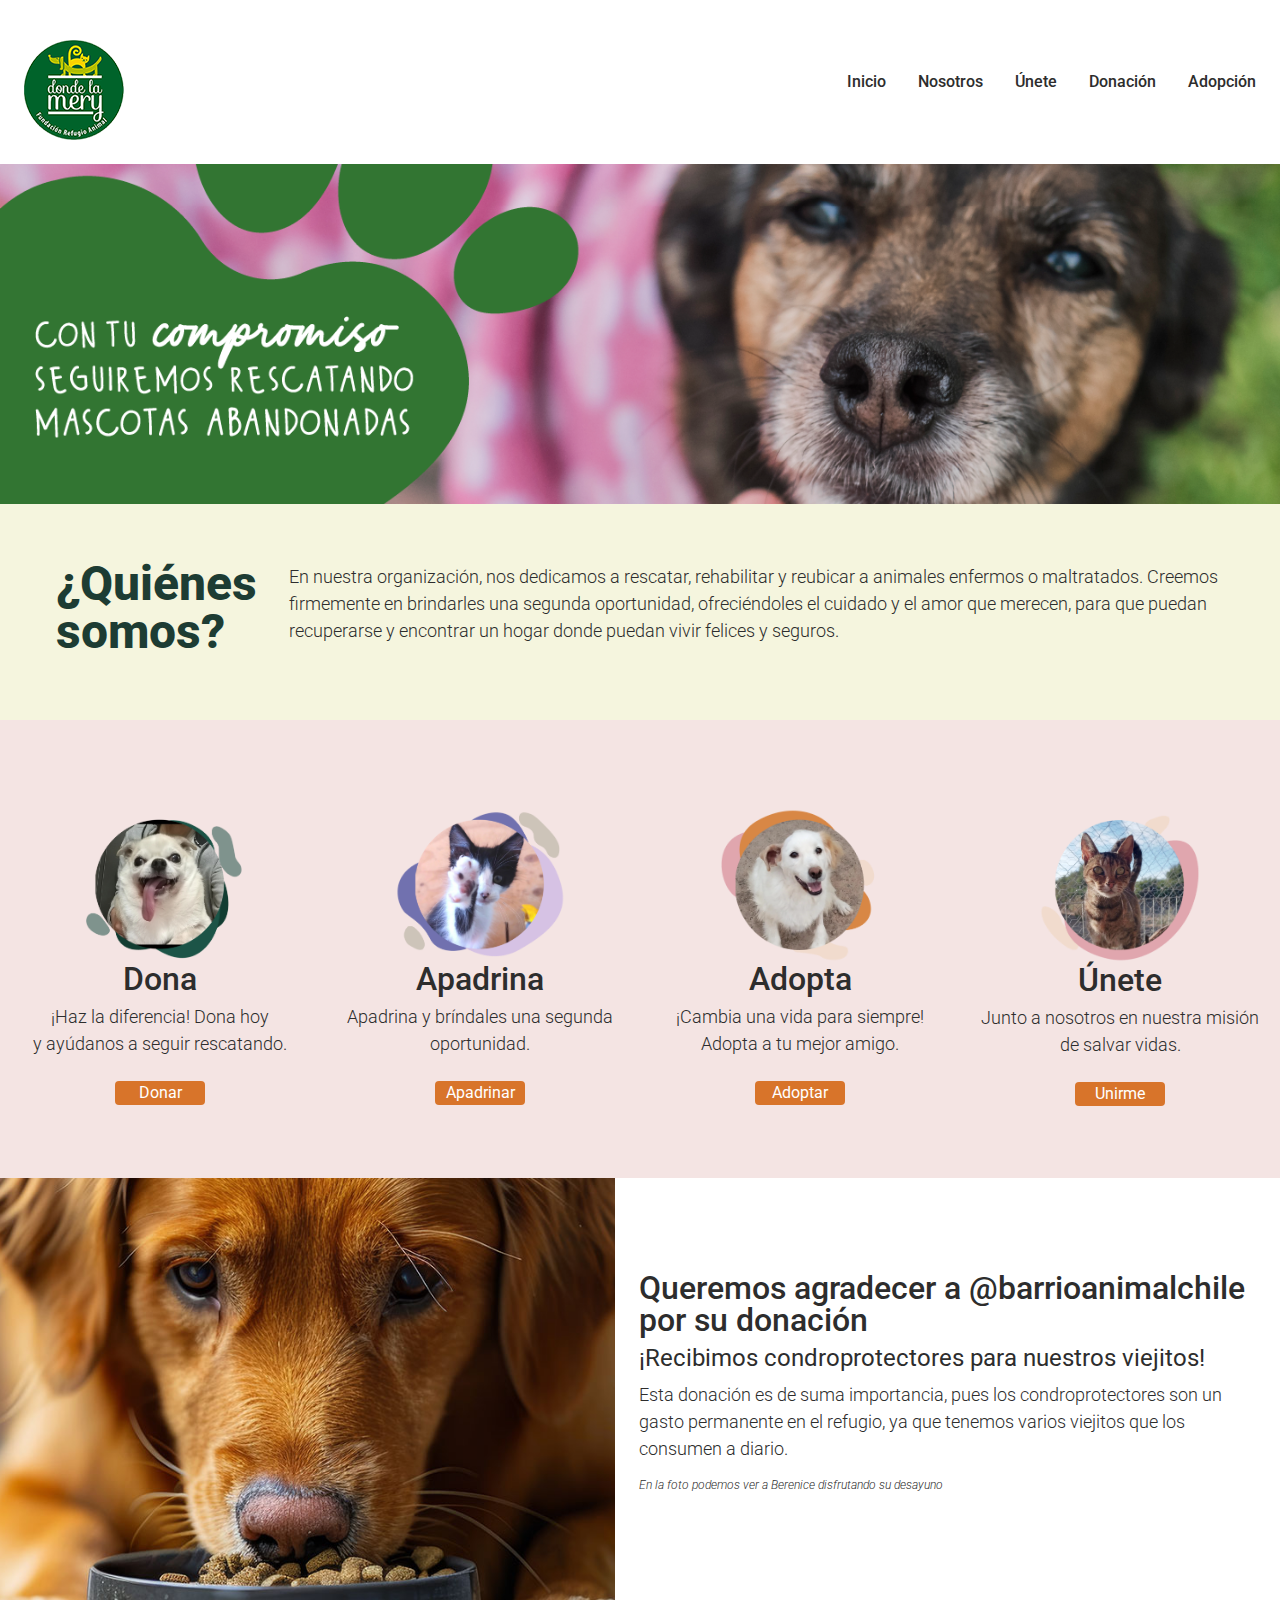
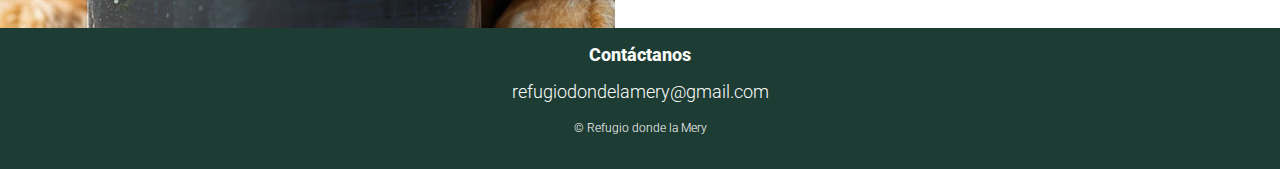
<file: index.html>
<!DOCTYPE html>
<html lang="es">
  <head>
    <meta charset="UTF-8" />
    <meta name="viewport" content="width=device-width, initial-scale=1.0" />

    <!-- Link de bt -->
    <link
      href="https://cdn.jsdelivr.net/npm/bootstrap@5.3.3/dist/css/bootstrap.min.css"
      rel="stylesheet"
      integrity="sha384-QWTKZyjpPEjISv5WaRU9OFeRpok6YctnYmDr5pNlyT2bRjXh0JMhjY6hW+ALEwIH"
      crossorigin="anonymous"
    />

    <title>Refugio donde la Mery</title>

    <!-- CSS -->
    <link rel="stylesheet" href="css/style.css" />

    <!-- Fonts -->
    <link rel="preconnect" href="https://fonts.googleapis.com" />
    <link rel="preconnect" href="https://fonts.gstatic.com" crossorigin />
    <link
      href="https://fonts.googleapis.com/css2?family=Roboto:wght@300;400;500&display=swap"
      rel="stylesheet"
    />
  </head>

  <body class="home">
    <nav class="navbar">
      <div class="container-fluid">
        <a class="navbar-brand" href="index.html" target="_blank">
          <img src="img/logo.png" alt="Logo Fundación" />
        </a>
        <button
          class="navbar-toggler"
          type="button"
          data-bs-toggle="dropdown"
          aria-expanded="false"
        >
          <span class="navbar-toggler-icon"></span>
        </button>
        <div class="dropdown-menu dropdown-menu-end" id="navbarDropdownMenu">
          <a class="dropdown-item" href="index.html" target="_blank">Inicio</a>
          <a class="dropdown-item" href="pages/nosotros.html" target="_blank">Nosotros</a>
          <a class="dropdown-item" href="pages/unete.html" target="_blank">Únete</a>
          <a class="dropdown-item" href="pages/donacion.html" target="_blank">Donación</a>
          <a class="dropdown-item" href="pages/adopcion.html" target="_blank">Adopción</a>

      </div>
    </nav>

    <header>
      <!-- Logo -->
      <a href="index.html" target="_blank">
        <img src="img/logo.png" alt="Logo Fundación" />
      </a>
      <!-- Menú de Navegación -->
      <nav>
        <ul>
          <li><a href="index.html" target="_blank">Inicio</a></li>
          <li><a href="pages/nosotros.html" target="_blank">Nosotros</a></li>
          <li><a href="pages/unete.html" target="_blank">Únete</a></li>
          <li><a href="pages/donacion.html" target="_blank">Donación</a></li>
          <li><a href="pages/adopcion.html" target="_blank">Adopción</a></li>
        </ul>
      </nav>
    </header>

    <!-- Contenido Principal -->
    <main>
      <img src="img/banner_home.png" alt="Texto invitativo" class="banner" />
      <div class="somos">
        <h1>¿Quiénes somos?</h1>
        <p>
          En nuestra organización, nos dedicamos a rescatar, rehabilitar y
          reubicar a animales enfermos o maltratados. Creemos firmemente en
          brindarles una segunda oportunidad, ofreciéndoles el cuidado y el amor
          que merecen, para que puedan recuperarse y encontrar un hogar donde
          puedan vivir felices y seguros.
        </p>
      </div>
    </main>

    <!-- Contenido Atajos -->
    <section>
      <ul>
        <li>
          <div class="mascota_1">
            <img
              class="mascota_img"
              src="img/mascota_1.png"
              alt="Perro feliz"
            />
            <div class="texto">
              <h2>Dona</h2>
              <p>
                ¡Haz la diferencia! Dona hoy <span>y ayúdanos a seguir rescatando.</span>
              </p>
              <button class="boton-hover">Donar</button>
            </div>
          </div>
        </li>
        <li>
          <div class="mascota_2">
            <div class="texto">
              <img
                class="mascota_img"
                src="img/mascota_2.png"
                alt="Gatito bebé"
              />
              <h2>Apadrina</h2>
              <p>Apadrina y bríndales una segunda oportunidad.</p>
              <button class="boton-hover">Apadrinar</button>
            </div>
          </div>
        </li>
        <li>
          <div class="mascota_3">
            <img
              class="mascota_img"
              src="img/mascota_3.png"
              alt="Perrito sonriendo"
            />
            <div class="texto">
              <h2>Adopta</h2>
              <p>¡Cambia una vida para siempre! <span>Adopta a tu mejor amigo.</span></p>
              <button class="boton-hover">Adoptar</button>
            </div>
          </div>
        </li>
        <li>
          <div class="mascota_4">
            <img
              class="mascota_img"
              src="img/mascota_4.png"
              alt="Gatito adulto"
            />
            <div class="texto">
              <h2>Únete</h2>
              <p>Junto a nosotros en nuestra misión de salvar vidas.</p>
              <button class="boton-hover">Unirme</button>
            </div>
          </div>
        </li>
      </ul>
    </section>

    <!-- Contenido Noticias -->
    <section>
      <img class="noticia_img" src="img/noticia.jpg" alt="Perro comiendo" />
      <div class="info">
        <h2>
          Queremos agradecer a <span>@barrioanimalchile por su donación</span>
        </h2>
        <h3>¡Recibimos condroprotectores para nuestros viejitos!</h3>
        <p>
          Esta donación es de suma importancia, pues los condroprotectores son
          un gasto permanente en el refugio, ya que tenemos varios viejitos que
          los consumen a diario.
        </p>
        <p>
          <span class="italic"
            >En la foto podemos ver a Berenice disfrutando su desayuno</span
          >
        </p>
      </div>
    </section>

    <!-- Footer -->
    <footer>
      <p class="footerbold">Contáctanos</p>
      <p class="footerwhite">refugiodondelamery@gmail.com</p>
      <p class="c">© Refugio donde la Mery</p>
    </footer>

    <script src="https://cdn.jsdelivr.net/npm/@popperjs/core@2.11.6/dist/umd/popper.min.js"></script>
    <script src="https://cdn.jsdelivr.net/npm/bootstrap@5.1.0/dist/js/bootstrap.bundle.min.js"></script>
  </body>
</html>
</file>
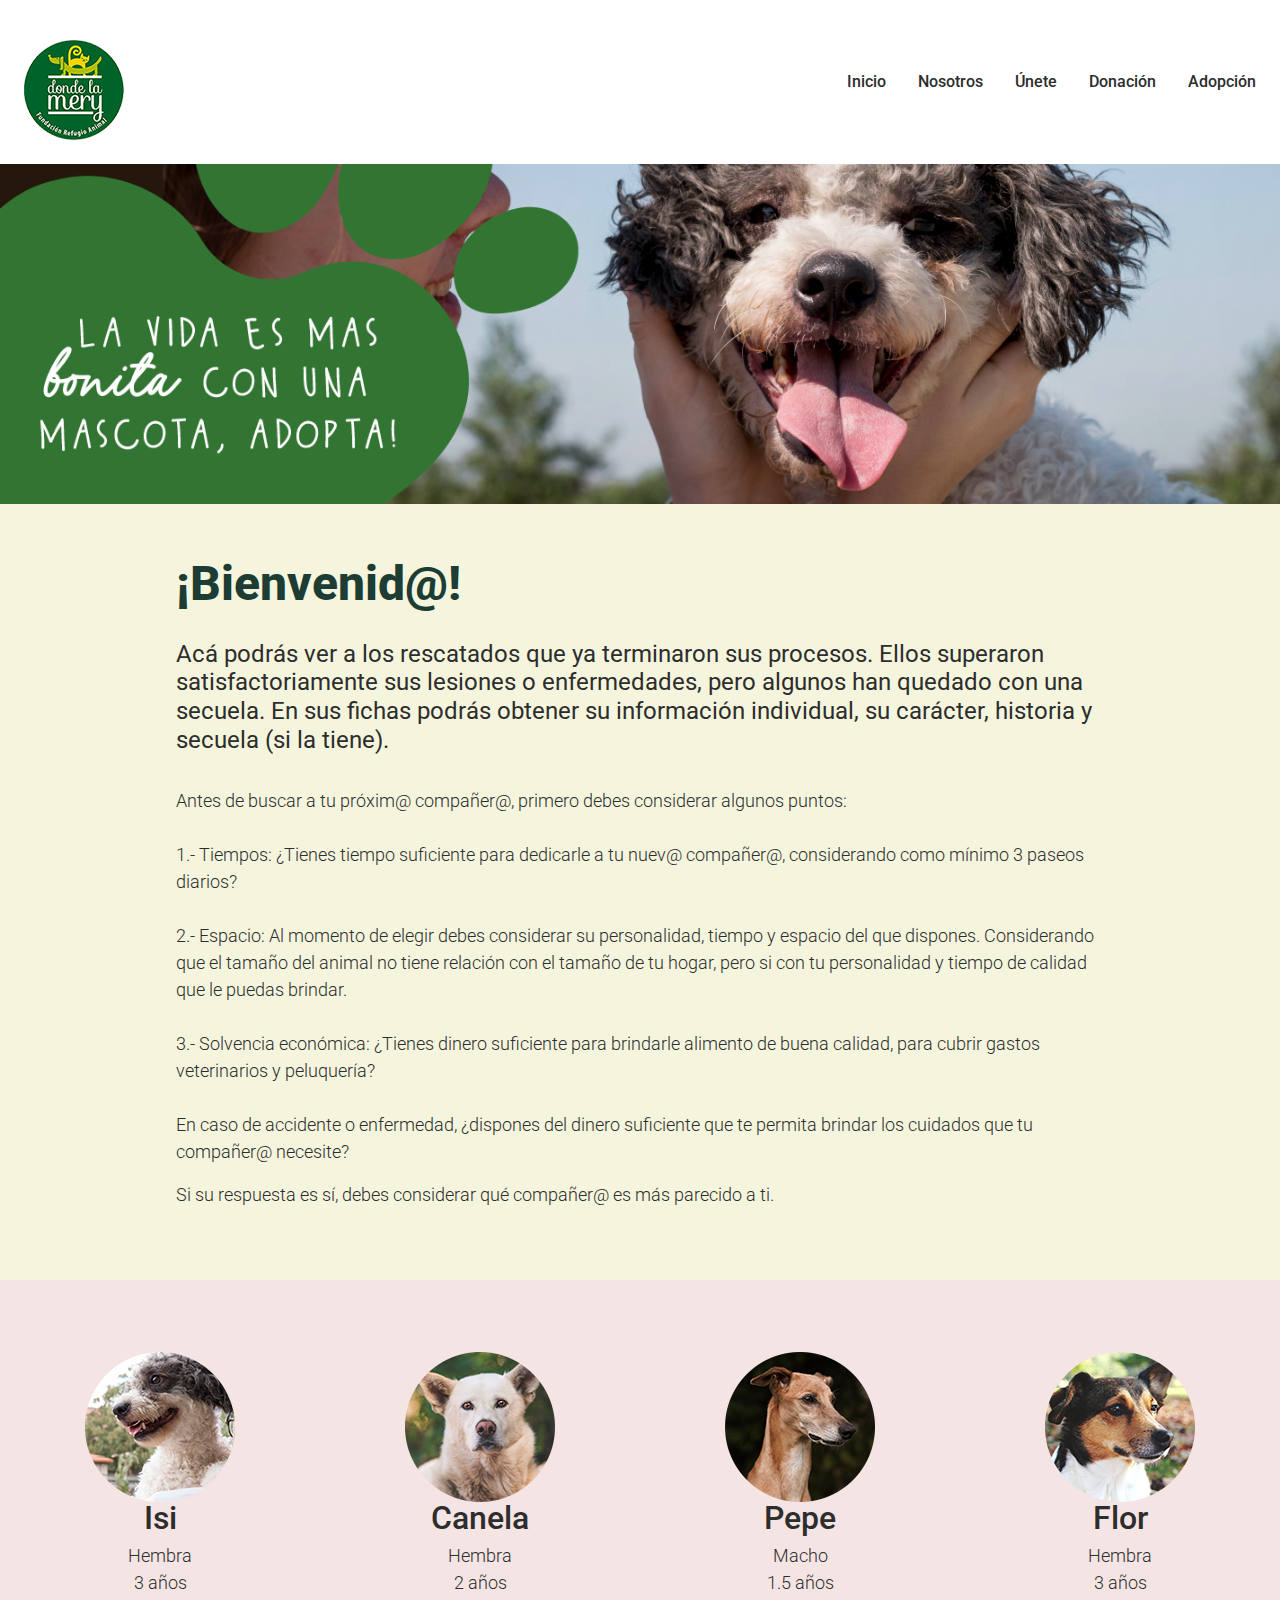
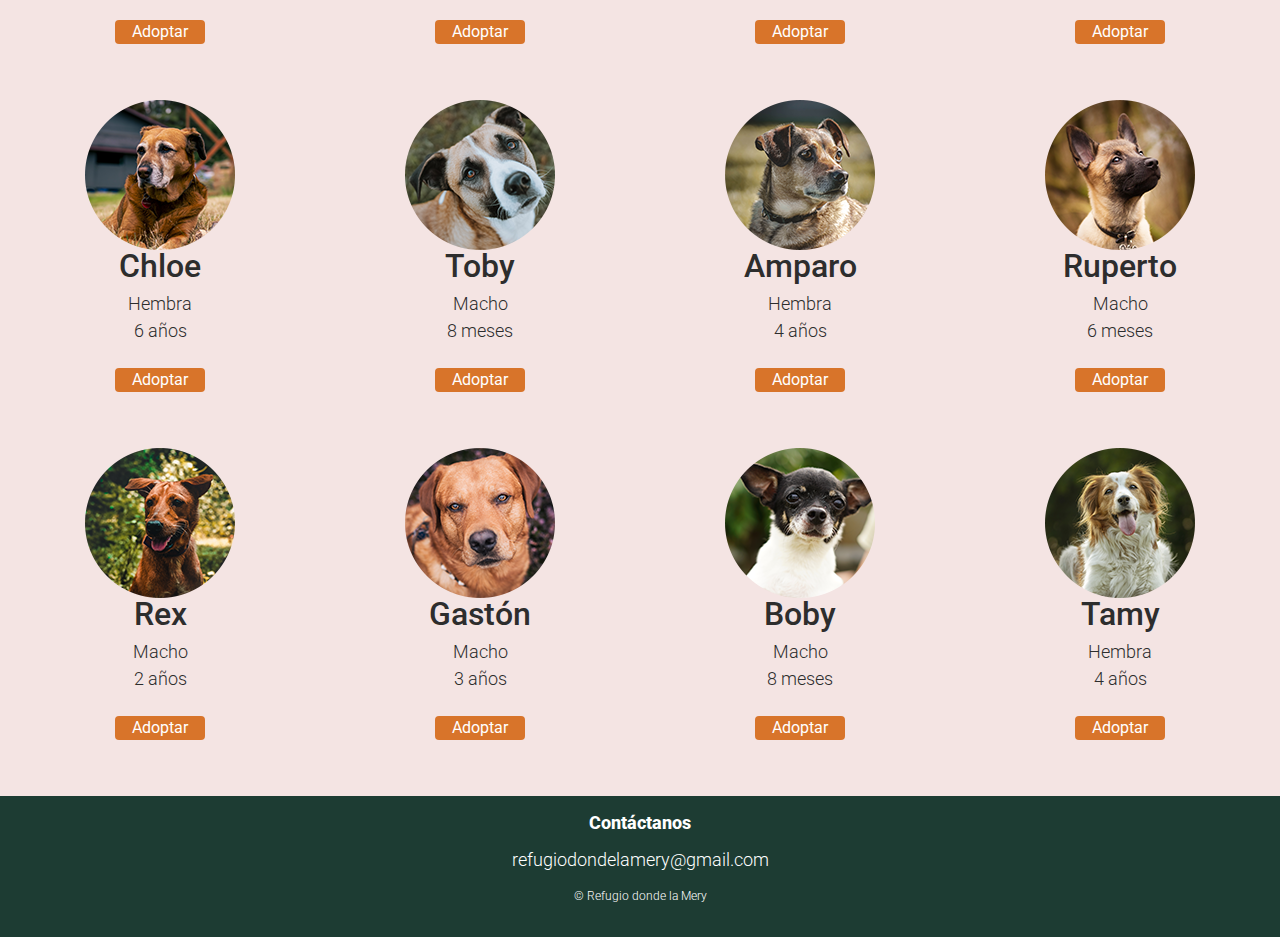
<file: pages/adopcion.html>
<!DOCTYPE html>
<html lang="en">
  <head>
    <meta charset="UTF-8" />
    <meta name="viewport" content="width=device-width, initial-scale=1.0" />

    <!-- Link de bt -->
    <link
      href="https://cdn.jsdelivr.net/npm/bootstrap@5.3.3/dist/css/bootstrap.min.css"
      rel="stylesheet"
      integrity="sha384-QWTKZyjpPEjISv5WaRU9OFeRpok6YctnYmDr5pNlyT2bRjXh0JMhjY6hW+ALEwIH"
      crossorigin="anonymous"
    />

    <title>Adopción</title>

    <!-- CSS -->
    <link rel="stylesheet" href="../css/style.css" />

    <!-- Fonts -->
    <link rel="preconnect" href="https://fonts.googleapis.com" />
    <link rel="preconnect" href="https://fonts.gstatic.com" crossorigin />
    <link
      href="https://fonts.googleapis.com/css2?family=Roboto:wght@300;400;500&display=swap"
      rel="stylesheet"
    />
  </head>

  <body class="adopcion">
    <nav class="navbar">
      <div class="container-fluid">
        <a class="navbar-brand" href="../index.html" target="_blank">
          <img src="../img/logo.png" alt="Logo Fundación" />
        </a>
        <button
          class="navbar-toggler"
          type="button"
          data-bs-toggle="dropdown"
          aria-expanded="false"
        >
          <span class="navbar-toggler-icon"></span>
        </button>
        <div class="dropdown-menu dropdown-menu-end" id="navbarDropdownMenu">
          <a class="dropdown-item" href="../index.html" target="_blank">Inicio</a>
          <a class="dropdown-item" href="../pages/nosotros.html" target="_blank">Nosotros</a>
          <a class="dropdown-item" href="../pages/unete.html" target="_blank">Únete</a>
          <a class="dropdown-item" href="../pages/donacion.html" target="_blank">Donación</a>
          <a class="dropdown-item" href="../pages/adopcion.html" target="_blank">Adopción</a>

      </div>
    </nav>

    <header>
      <!-- Logo -->
      <a href="../index.html" target="_blank"
        ><img src="../img/logo.png" alt="Logo Fundación" />
      </a>
      <!-- Menú de navegación -->
      <nav>
        <ul>
          <li><a href="../index.html" target="_blank">Inicio</a></li>
          <li><a href="../pages/nosotros.html" target="_blank">Nosotros</a></li>
          <li><a href="../pages/unete.html" target="_blank">Únete</a></li>
          <li><a href="../pages/donacion.html" target="_blank">Donación</a></li>
          <li><a href="../pages/adopcion.html" target="_blank">Adopción</a></li>
        </ul>
      </nav>
    </header>

    <!-- Contenido principal -->
    <main>
      <img
        src="../img/banner_adoptacion.png"
        alt="perro feliz con mujer tomando su cara"
        class="banner"
      />

      <div class="adopta">
        <h1>¡Bienvenid@!</h1>
        <br />
        <h3>
          Acá podrás ver a los rescatados que ya terminaron sus procesos. Ellos
          superaron satisfactoriamente sus lesiones o enfermedades, pero algunos
          han quedado con una secuela. En sus fichas podrás obtener su
          información individual, su carácter, historia y secuela (si la tiene).
        </h3>
        <br />
        <p>
          <span
            >Antes de buscar a tu próxim@ compañer@, primero debes considerar
            algunos puntos:</span
          ><br />
          <span
            >1.- Tiempos: ¿Tienes tiempo suficiente para dedicarle a tu nuev@
            compañer@, considerando como mínimo 3 paseos diarios?</span
          ><br />
          <span
            >2.- Espacio: Al momento de elegir debes considerar su personalidad,
            tiempo y espacio del que dispones. Considerando que el tamaño del
            animal no tiene relación con el tamaño de tu hogar, pero si con tu
            personalidad y tiempo de calidad que le puedas brindar.</span
          ><br />
          <span
            >3.- Solvencia económica: ¿Tienes dinero suficiente para brindarle
            alimento de buena calidad, para cubrir gastos veterinarios y
            peluquería?</span
          ><br />
          <span>
            En caso de accidente o enfermedad, ¿dispones del dinero suficiente
            que te permita brindar los cuidados que tu compañer@ necesite?</span
          >
        </p>
        <p>
          Si su respuesta es sí, debes considerar qué compañer@ es más parecido
          a ti.
        </p>
      </div>
    </main>

    <!-- Contenido de formas de adopción -->
    <section>
      <ul>
        <li>
          <div class="perri1">
            <img class="perris_img" src="../img/perri1.png" alt="perro pequeño blanco con negro" />
            <div class="texto">
              <h2>Isi</h2>
              <p>Hembra <span>3 años</span></p>
              <button class="boton-hover">Adoptar</button>
            </div>
          </div>
        </li>
        <li>
          <div class="perri2">
            <img class="perris_img" src="../img/perri2.png" alt="perro blanco grande como un lobo" />
            <div class="texto">
              <h2>Canela</h2>
              <p>Hembra <span>2 años</span></p>
              <button class="boton-hover">Adoptar</button>
            </div>
          </div>
        </li>
        <li>
          <div class="perri3">
            <img class="perris_img" src="../img/perri3.png" alt="perro galgo cafe" />
            <div class="texto">
              <h2>Pepe</h2>
              <p>Macho <span>1.5 años</span></p>
              <button class="boton-hover">Adoptar</button>
            </div>
          </div>
        </li>
        <li>
          <div class="perri4">
            <img class="perris_img" src="../img/perri4.png" alt="perro pequeño blanco negro y cafe" />
            <div class="texto">
              <h2>Flor</h2>
              <p>Hembra <span>3 años</span></p>
              <button class="boton-hover">Adoptar</button>
            </div>
          </div>
        </li>
        <li>
          <div class="perri5">
            <img class="perris_img" src="../img/perri5.png" alt="perro adulto grande cafe" />
            <div class="texto">
              <h2>Chloe</h2>
              <p>Hembra <span>6 años</span></p>
              <button class="boton-hover">Adoptar</button>
            </div>
          </div>
        </li>
        <li>
          <div class="perri6">
            <img class="perris_img" src="../img/perri6.png" alt="perro grande cafe con negro" />
            <div class="texto">
              <h2>Toby</h2>
              <p>Macho <span>8 meses</span></p>
              <button class="boton-hover">Adoptar</button>
            </div>
          </div>
        </li>
        <li>
          <div class="perri7">
            <img class="perris_img" src="../img/perri7.png" alt="perro adulto pequeño mestizo" />
            <div class="texto">
              <h2>Amparo</h2>
              <p>Hembra <span>4 años</span></p>
              <button class="boton-hover">Adoptar</button>
            </div>
          </div>
        </li>
        <li>
          <div class="perri8">
            <img class="perris_img" src="../img/perri8.png" alt="perro joven pelo corto" />
            <div class="texto">
              <h2>Ruperto</h2>
              <p>Macho <span>6 meses</span></p>
              <button class="boton-hover">Adoptar</button>
            </div>
          </div>
        </li>
        <li>
          <div class="perri9">
            <img class="perris_img" src="../img/perri9.png" alt="perro feliz grande cafe" />
            <div class="texto">
              <h2>Rex</h2>
              <p>Macho <span>2 años</span></p>
              <button class="boton-hover">Adoptar</button>
            </div>
          </div>
        </li>
        <li>
          <div class="perri10">
            <img class="perris_img" src="../img/perri10.png" alt="perro serio cafe grande" />
            <div class="texto">
              <h2>Gastón</h2>
              <p>Macho <span>3 años</span></p>
              <button class="boton-hover">Adoptar</button>
            </div>
          </div>
        </li>
        <li>
          <div class="perri11">
            <img class="perris_img" src="../img/perri11.png" alt="perro pequeño estilo chihuahua" />
            <div class="texto">
              <h2>Boby</h2>
              <p>Macho <span>8 meses</span></p>
              <button class="boton-hover">Adoptar</button>
            </div>
          </div>
        </li>
        <li>
          <div class="perri12">
            <img class="perris_img" src="../img/perri12.png" alt="perro con lengua afuera peludo blanco y cafe" />
            <div class="texto">
              <h2>Tamy</h2>
              <p>Hembra <span>4 años</span></p>
              <button class="boton-hover">Adoptar</button>
            </div>
          </div>
        </li>
      </ul>
    </section>

    <!-- Footer -->
    <footer>
      <p class="footerbold">Contáctanos</p>
      <p class="footerwhite">refugiodondelamery@gmail.com</p>
      <p class="c">© Refugio donde la Mery</p>
    </footer>

    <script src="https://cdn.jsdelivr.net/npm/@popperjs/core@2.11.6/dist/umd/popper.min.js"></script>
    <script src="https://cdn.jsdelivr.net/npm/bootstrap@5.1.0/dist/js/bootstrap.bundle.min.js"></script>
  </body>
</html>
</file>
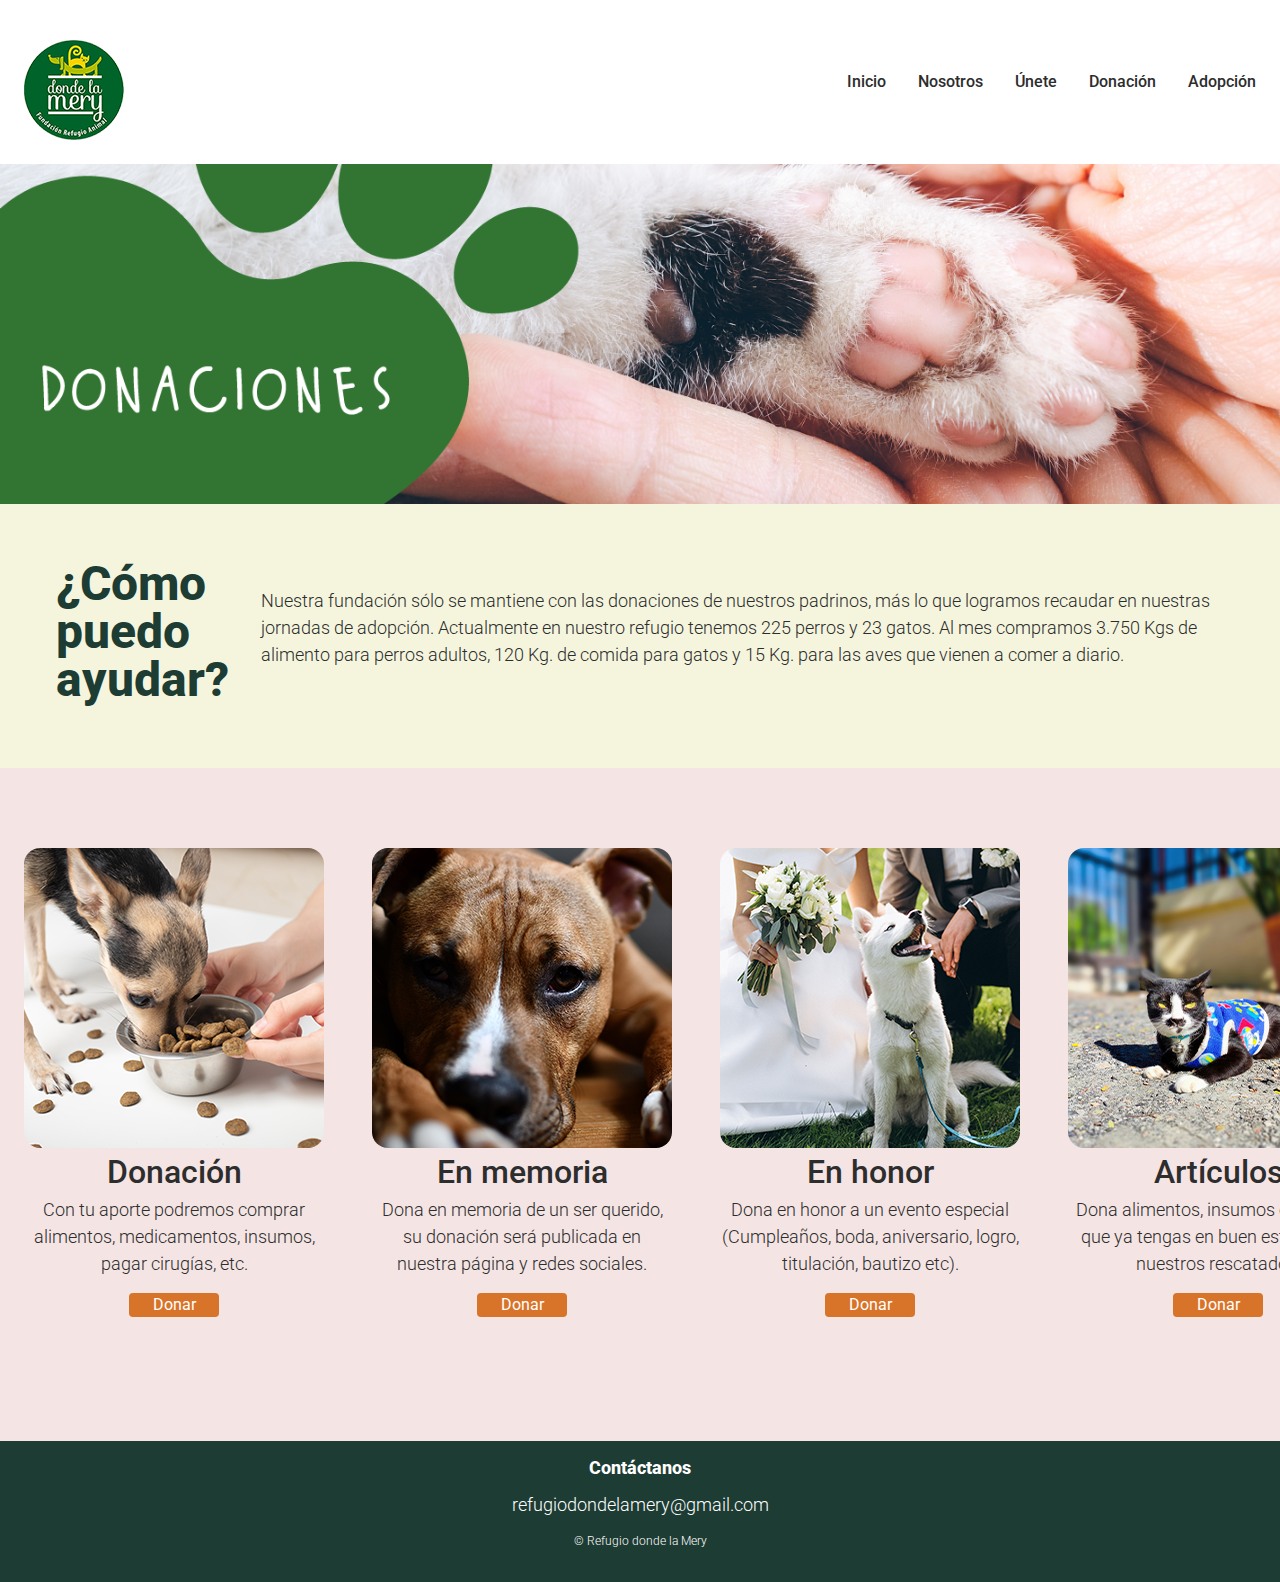
<file: pages/donacion.html>
<!DOCTYPE html>
<html lang="en">
  <head>
    <meta charset="UTF-8" />
    <meta name="viewport" content="width=device-width, initial-scale=1.0" />

    <!-- Link de bt -->
    <link
      href="https://cdn.jsdelivr.net/npm/bootstrap@5.3.3/dist/css/bootstrap.min.css"
      rel="stylesheet"
      integrity="sha384-QWTKZyjpPEjISv5WaRU9OFeRpok6YctnYmDr5pNlyT2bRjXh0JMhjY6hW+ALEwIH"
      crossorigin="anonymous"
    />

    <title>Donaciones</title>

    <!-- CSS -->
    <link rel="stylesheet" href="../css/style.css" />

    <!-- Fonts -->
    <link rel="preconnect" href="https://fonts.googleapis.com" />
    <link rel="preconnect" href="https://fonts.gstatic.com" crossorigin />
    <link
      href="https://fonts.googleapis.com/css2?family=Roboto:wght@300;400;500&display=swap"
      rel="stylesheet"
    />
  </head>

  <body class="donacion">
    <nav class="navbar">
      <div class="container-fluid">
        <a class="navbar-brand" href="../index.html" target="_blank">
          <img src="../img/logo.png" alt="Logo Fundación" />
        </a>
        <button
          class="navbar-toggler"
          type="button"
          data-bs-toggle="dropdown"
          aria-expanded="false"
        >
          <span class="navbar-toggler-icon"></span>
        </button>
        <div class="dropdown-menu dropdown-menu-end" id="navbarDropdownMenu">
          <a class="dropdown-item" href="../index.html" target="_blank">Inicio</a>
          <a class="dropdown-item" href="../pages/nosotros.html" target="_blank">Nosotros</a>
          <a class="dropdown-item" href="../pages/unete.html" target="_blank">Únete</a>
          <a class="dropdown-item" href="../pages/donacion.html" target="_blank">Donación</a>
          <a class="dropdown-item" href="../pages/adopcion.html" target="_blank">Adopción</a>

      </div>
    </nav>
    <header>
      <!-- Logo -->
      <a href="../index.html" target="_blank">
        <img src="../img/logo.png" alt="Logo Fundación" />
      </a>

      <!-- Menú de navegación -->
      <nav>
        <ul>
          <li><a href="../index.html" target="_blank">Inicio</a></li>
          <li><a href="../pages/nosotros.html" target="_blank">Nosotros</a></li>
          <li><a href="../pages/unete.html" target="_blank">Únete</a></li>
          <li><a href="../pages/donacion.html" target="_blank">Donación</a></li>
          <li><a href="../pages/adopcion.html" target="_blank">Adopción</a></li>
        </ul>
      </nav>
    </header>

    <!-- Contenido principal -->
    <main>
      <img
        src="../img/banner_donaciones.png"
        alt="pata de gato sobre una mano humanada"
        class="banner"
      />

      <div class="dona">
        <h1>¿Cómo puedo ayudar?</h1>
        <p>
          Nuestra fundación sólo se mantiene con las donaciones de nuestros
          padrinos, más lo que logramos recaudar en nuestras jornadas de
          adopción. Actualmente en nuestro refugio tenemos 225 perros y 23
          gatos. Al mes compramos 3.750 Kgs de alimento para perros adultos, 120
          Kg. de comida para gatos y 15 Kg. para las aves que vienen a comer a
          diario.
        </p>
      </div>
    </main>

    <!-- Contenido de formas de donación -->
    <section>
      <ul>
        <li>
          <div class="donacion">
            <img class="dona_img" src="../img/img_dona.png" alt="perro con la cabeza en su plato comiendo" />
            <div class="texto">
              <h2>Donación</h2>
              <p>
                Con tu aporte podremos comprar alimentos, medicamentos, insumos,
                pagar cirugías, etc.
              </p>
              <button class="boton-hover">Donar</button>
            </div>
          </div>
        </li>
        <li>
          <div class="memoria">
            <img class="dona_img" src="../img/img_memoria.png" alt="perro con cara triste" />
            <div class="texto">
              <h2>En memoria</h2>
              <p>
                Dona en memoria de un ser querido, su donación será publicada en
                nuestra página y redes sociales.
              </p>
              <button class="boton-hover">Donar</button>
            </div>
          </div>
        </li>
        <li>
          <div class="honor">
            <img class="dona_img" src="../img/img_honor.png" alt="perro entremedio de personas con ropa de matrimonio" />
            <div class="texto">
              <h2>En honor</h2>
              <p>
                Dona en honor a un evento especial (Cumpleaños, boda,
                aniversario, logro, titulación, bautizo etc).
              </p>
              <button class="boton-hover">Donar</button>
            </div>
          </div>
        </li>
        <li>
          <div class="articulos">
            <img class="dona_img" src="../img/img_articulos.png" alt="gato vestido tomando sol" />
            <div class="texto">
              <h2>Artículos</h2>
              <p>
                Dona alimentos, insumos o artículos que ya tengas en buen estado
                para nuestros rescatados.
              </p>
              <button class="boton-hover">Donar</button>
            </div>
          </div>
        </li>
      </ul>
    </section>

    <!-- Footer -->
    <footer>
      <p class="footerbold">Contáctanos</p>
      <p class="footerwhite">refugiodondelamery@gmail.com</p>
      <p class="c">© Refugio donde la Mery</p>
    </footer>

    <script src="https://cdn.jsdelivr.net/npm/@popperjs/core@2.11.6/dist/umd/popper.min.js"></script>
    <script src="https://cdn.jsdelivr.net/npm/bootstrap@5.1.0/dist/js/bootstrap.bundle.min.js"></script>
  </body>
</html>
</file>
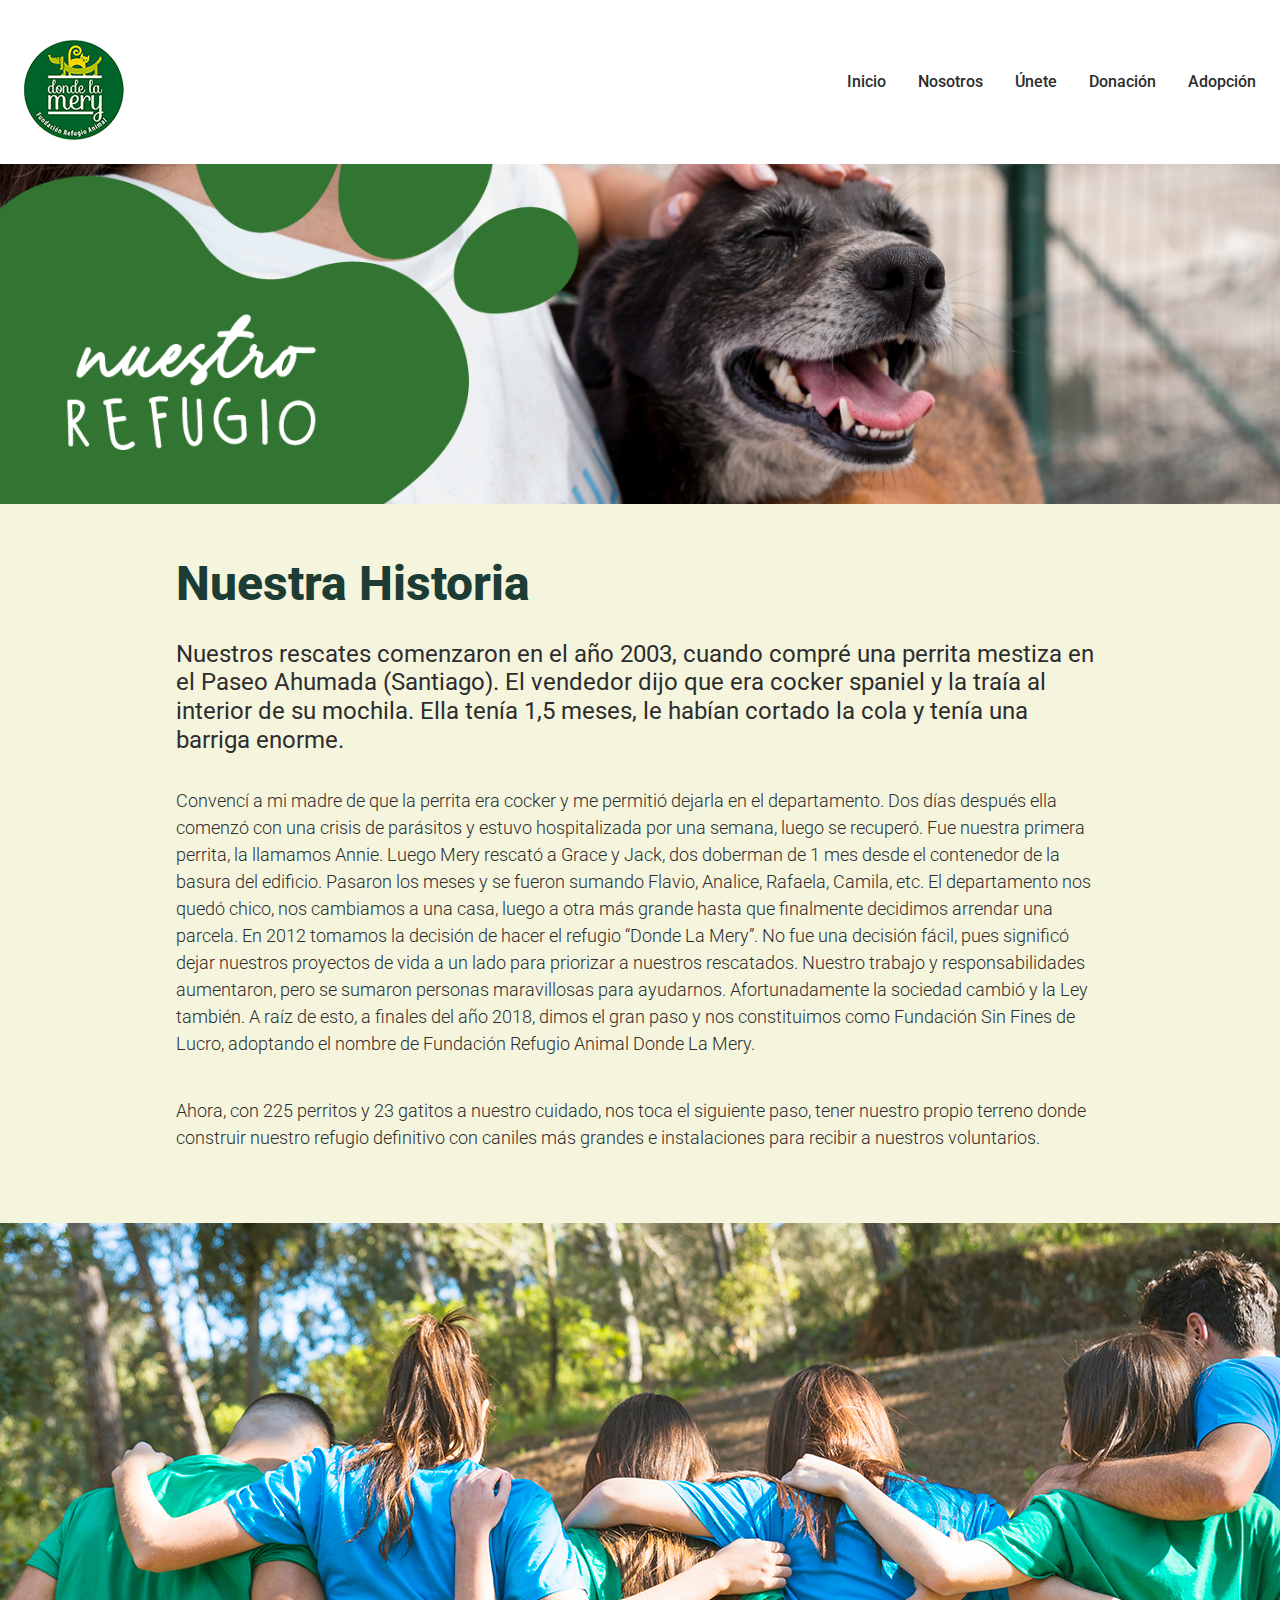
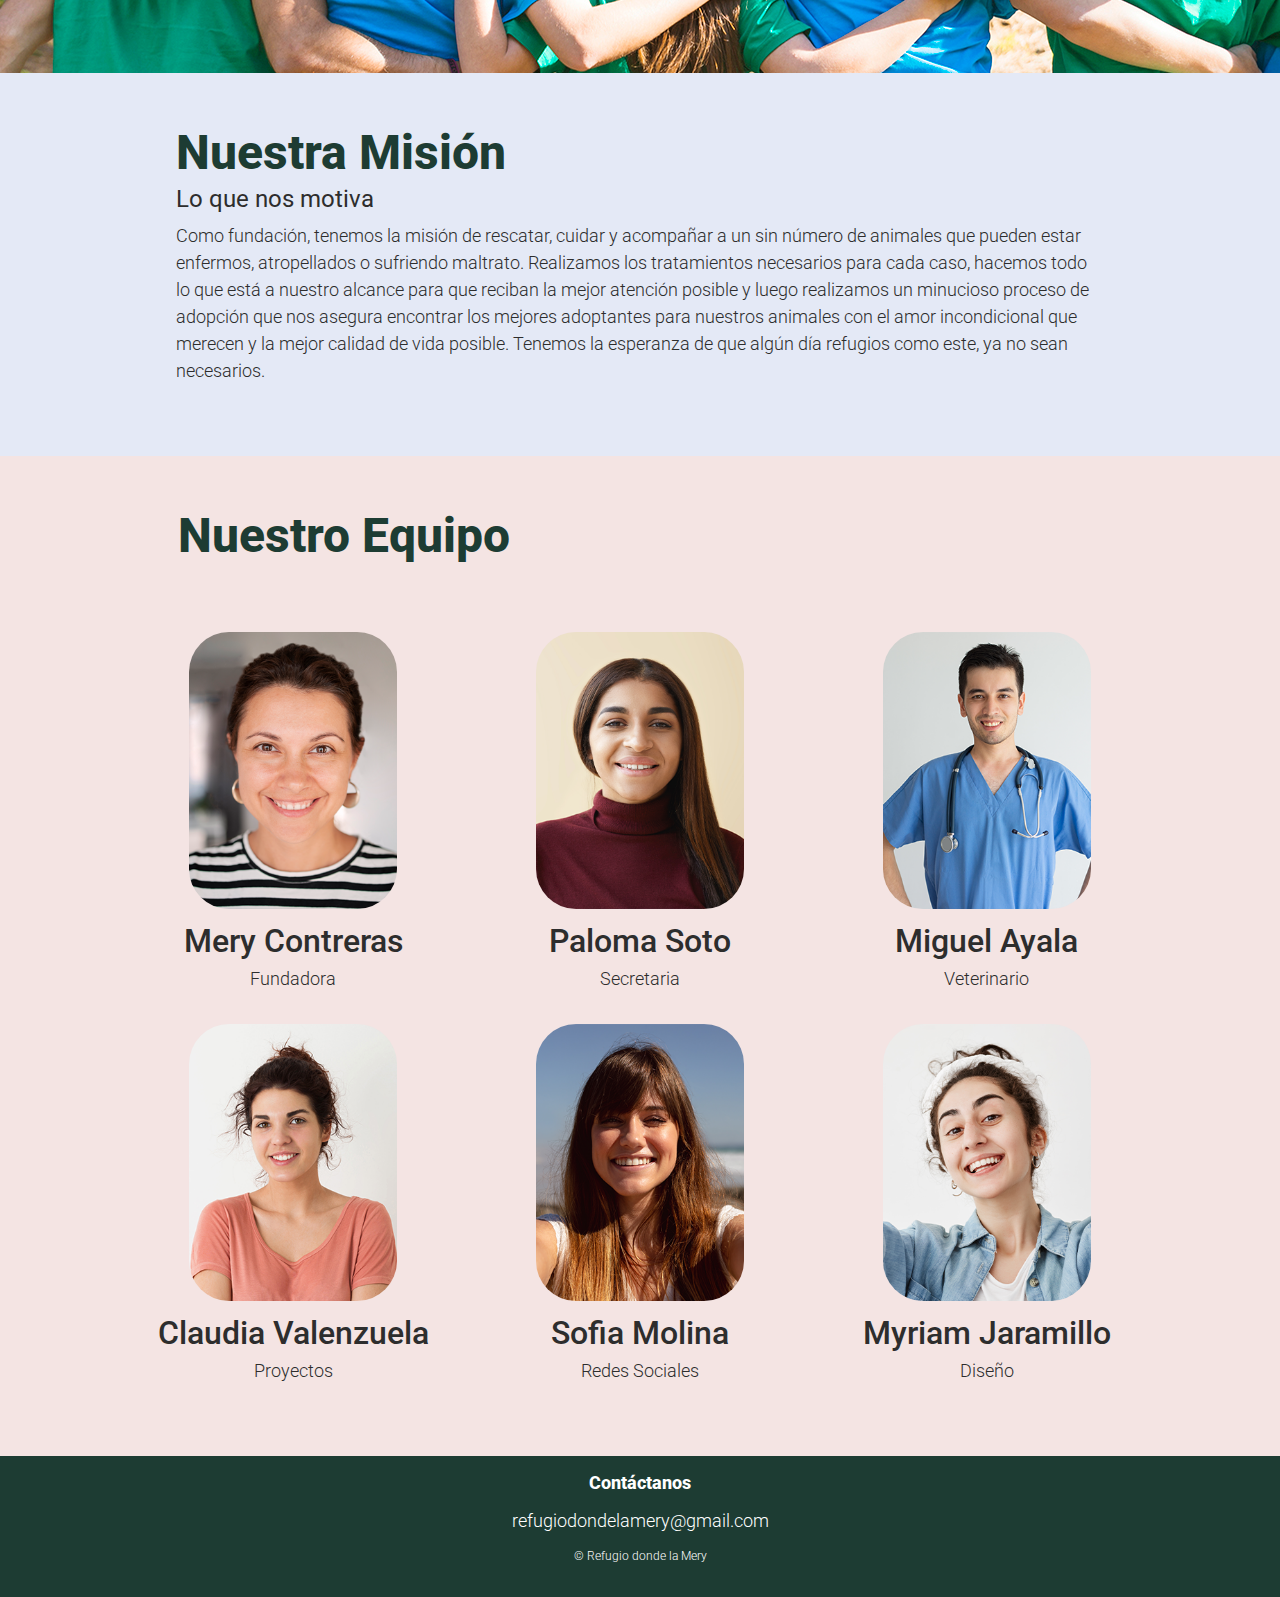
<file: pages/nosotros.html>
<!DOCTYPE html>
<html lang="es">
  <head>
    <meta charset="UTF-8" />
    <meta name="viewport" content="width=device-width, initial-scale=1.0" />

    <!-- Link de bt -->
    <link
      href="https://cdn.jsdelivr.net/npm/bootstrap@5.3.3/dist/css/bootstrap.min.css"
      rel="stylesheet"
      integrity="sha384-QWTKZyjpPEjISv5WaRU9OFeRpok6YctnYmDr5pNlyT2bRjXh0JMhjY6hW+ALEwIH"
      crossorigin="anonymous"
    />

    <title>Nosotros - Fundación Refugio Animal Donde La Mery</title>

    <!-- CSS -->
    <link rel="stylesheet" href="../css/style.css" />

    <!-- Fuentes -->
    <link rel="preconnect" href="https://fonts.googleapis.com" />
    <link rel="preconnect" href="https://fonts.gstatic.com" crossorigin />
    <link
      href="https://fonts.googleapis.com/css2?family=Roboto:wght@300;400;500&display=swap"
      rel="stylesheet"
    />
  </head>

  <body class="nosotros">
    <nav class="navbar">
      <div class="container-fluid">
        <a class="navbar-brand" href="../index.html" target="_blank">
          <img src="../img/logo.png" alt="Logo Fundación" />
        </a>
        <button
          class="navbar-toggler"
          type="button"
          data-bs-toggle="dropdown"
          aria-expanded="false"
        >
          <span class="navbar-toggler-icon"></span>
        </button>
        <div class="dropdown-menu dropdown-menu-end" id="navbarDropdownMenu">
          <a class="dropdown-item" href="../index.html" target="_blank">Inicio</a>
          <a class="dropdown-item" href="../pages/nosotros.html" target="_blank">Nosotros</a>
          <a class="dropdown-item" href="../pages/unete.html" target="_blank">Únete</a>
          <a class="dropdown-item" href="../pages/donacion.html" target="_blank">Donación</a>
          <a class="dropdown-item" href="../pages/adopcion.html" target="_blank">Adopción</a>

      </div>
    </nav>

   
    <header>
      <!-- Logo -->
      <a href="../index.html" target="_blank">
        <img src="../img/logo.png" alt="Logo Fundación" />
      </a>

      <!-- Menú de Navegación -->
      <nav>
        <ul>
          <li><a href="../index.html" target="_blank">Inicio</a></li>
          <li><a href="../pages/nosotros.html" target="_blank">Nosotros</a></li>
          <li><a href="../pages/unete.html" target="_blank">Únete</a></li>
          <li><a href="../pages/donacion.html" target="_blank">Donación</a></li>
          <li><a href="../pages/adopcion.html" target="_blank">Adopción</a></li>
        </ul>
      </nav>
    </header>

    <!-- Contenido Nosotros -->
    <main>
      <img src="../img/banner_nos.png" alt="Perro feliz siendo acariciado" class="banner" />

      <div class="historia">
        <h1>Nuestra Historia</h1>
        <br />
        <h3>
          Nuestros rescates comenzaron en el año 2003, cuando compré una perrita
          mestiza en el Paseo Ahumada (Santiago). El vendedor dijo que era
          cocker spaniel y la traía al interior de su mochila. Ella tenía 1,5
          meses, le habían cortado la cola y tenía una barriga enorme.
        </h3>
        <br />
        <p>
          Convencí a mi madre de que la perrita era cocker y me permitió dejarla
          en el departamento. Dos días después ella comenzó con una crisis de
          parásitos y estuvo hospitalizada por una semana, luego se recuperó.
          Fue nuestra primera perrita, la llamamos Annie. Luego Mery rescató a
          Grace y Jack, dos doberman de 1 mes desde el contenedor de la basura
          del edificio. Pasaron los meses y se fueron sumando Flavio, Analice,
          Rafaela, Camila, etc. El departamento nos quedó chico, nos cambiamos a
          una casa, luego a otra más grande hasta que finalmente decidimos
          arrendar una parcela. En 2012 tomamos la decisión de hacer el refugio
          “Donde La Mery”. No fue una decisión fácil, pues significó dejar
          nuestros proyectos de vida a un lado para priorizar a nuestros
          rescatados. Nuestro trabajo y responsabilidades aumentaron, pero se
          sumaron personas maravillosas para ayudarnos. Afortunadamente la
          sociedad cambió y la Ley también. A raíz de esto, a finales del año
          2018, dimos el gran paso y nos constituimos como Fundación Sin Fines
          de Lucro, adoptando el nombre de Fundación Refugio Animal Donde La
          Mery.
        </p>
        <br />
        <p>
          Ahora, con 225 perritos y 23 gatitos a nuestro cuidado, nos toca el
          siguiente paso, tener nuestro propio terreno donde construir nuestro
          refugio definitivo con caniles más grandes e instalaciones para
          recibir a nuestros voluntarios.
        </p>
      </div>
    </main>

    <!-- Contenido Misión -->
    <section class="nosotros">
      <div class="equipo_mision">
        <img class="mision_img" src="../img/Equipo.jpg" alt="grupo de personas de espalda abrazandose" />
      </div>
      <div class="mision">
        <h1>Nuestra Misión</h1>
        <h3>Lo que nos motiva</h3>
        <p>
          Como fundación, tenemos la misión de rescatar, cuidar y acompañar a un
          sin número de animales que pueden estar enfermos, atropellados o
          sufriendo maltrato. Realizamos los tratamientos necesarios para cada
          caso, hacemos todo lo que está a nuestro alcance para que reciban la
          mejor atención posible y luego realizamos un minucioso proceso de
          adopción que nos asegura encontrar los mejores adoptantes para
          nuestros animales con el amor incondicional que merecen y la mejor
          calidad de vida posible. Tenemos la esperanza de que algún día
          refugios como este, ya no sean necesarios.
        </p>
      </div>
    </section>

    <!-- Contenido Equipo -->
    <section class="equipo">
      <h1>Nuestro Equipo</h1>
      <ul>
        <li>
          <div class="fundadora">
            <img class="equipo_img" src="../img/fundadora.png" alt="foto de mujer con pelo tomado y sonriendo" />
            <div class="texto">
              <h2>Mery Contreras</h2>
              <p>Fundadora</p>
            </div>
          </div>
        </li>
        <li>
          <div class="secretaria">
            <img class="equipo_img" src="../img/secretaria.png" alt="foto mujer con pelo suelto y liso" />
            <div class="texto">
              <h2>Paloma Soto</h2>
              <p>Secretaria</p>
            </div>
          </div>
        </li>
        <li>
          <div class="veterinario">
            <img class="equipo_img" src="../img/vet.png" alt="foto de hombre vestido de veterinario" />
            <div class="texto">
              <h2>Miguel Ayala</h2>
              <p>Veterinario</p>
            </div>
          </div>
        </li>
        <li>
          <div class="proyectos">
            <img class="equipo_img" src="../img/proyectos.png" alt="foto de mujer con pelo tomado" />
            <div class="texto">
              <h2>Claudia Valenzuela</h2>
              <p>Proyectos</p>
            </div>
          </div>
        </li>
        <li>
          <div class="rrss">
            <img class="equipo_img" src="../img/rrss.png" alt="foto de mujer con flequillo" />
            <div class="texto">
              <h2>Sofia Molina</h2>
              <p>Redes Sociales</p>
            </div>
          </div>
        </li>
        <li>
          <div class="diseno">
            <img class="equipo_img" src="../img/diseno.png" alt="foto de mujer sonriendo" />
            <div class="texto">
              <h2>Myriam Jaramillo</h2>
              <p>Diseño</p>
            </div>
          </div>
        </li>
      </ul>
    </section>

    <!-- Footer -->
    <footer>
      <p class="footerbold">Contáctanos</p>
      <p class="footerwhite">refugiodondelamery@gmail.com</p>
      <p class="c">© Refugio donde la Mery</p>
    </footer>

    <script src="https://cdn.jsdelivr.net/npm/@popperjs/core@2.11.6/dist/umd/popper.min.js"></script>
    <script src="https://cdn.jsdelivr.net/npm/bootstrap@5.1.0/dist/js/bootstrap.bundle.min.js"></script>
  </body>
</html>
</file>
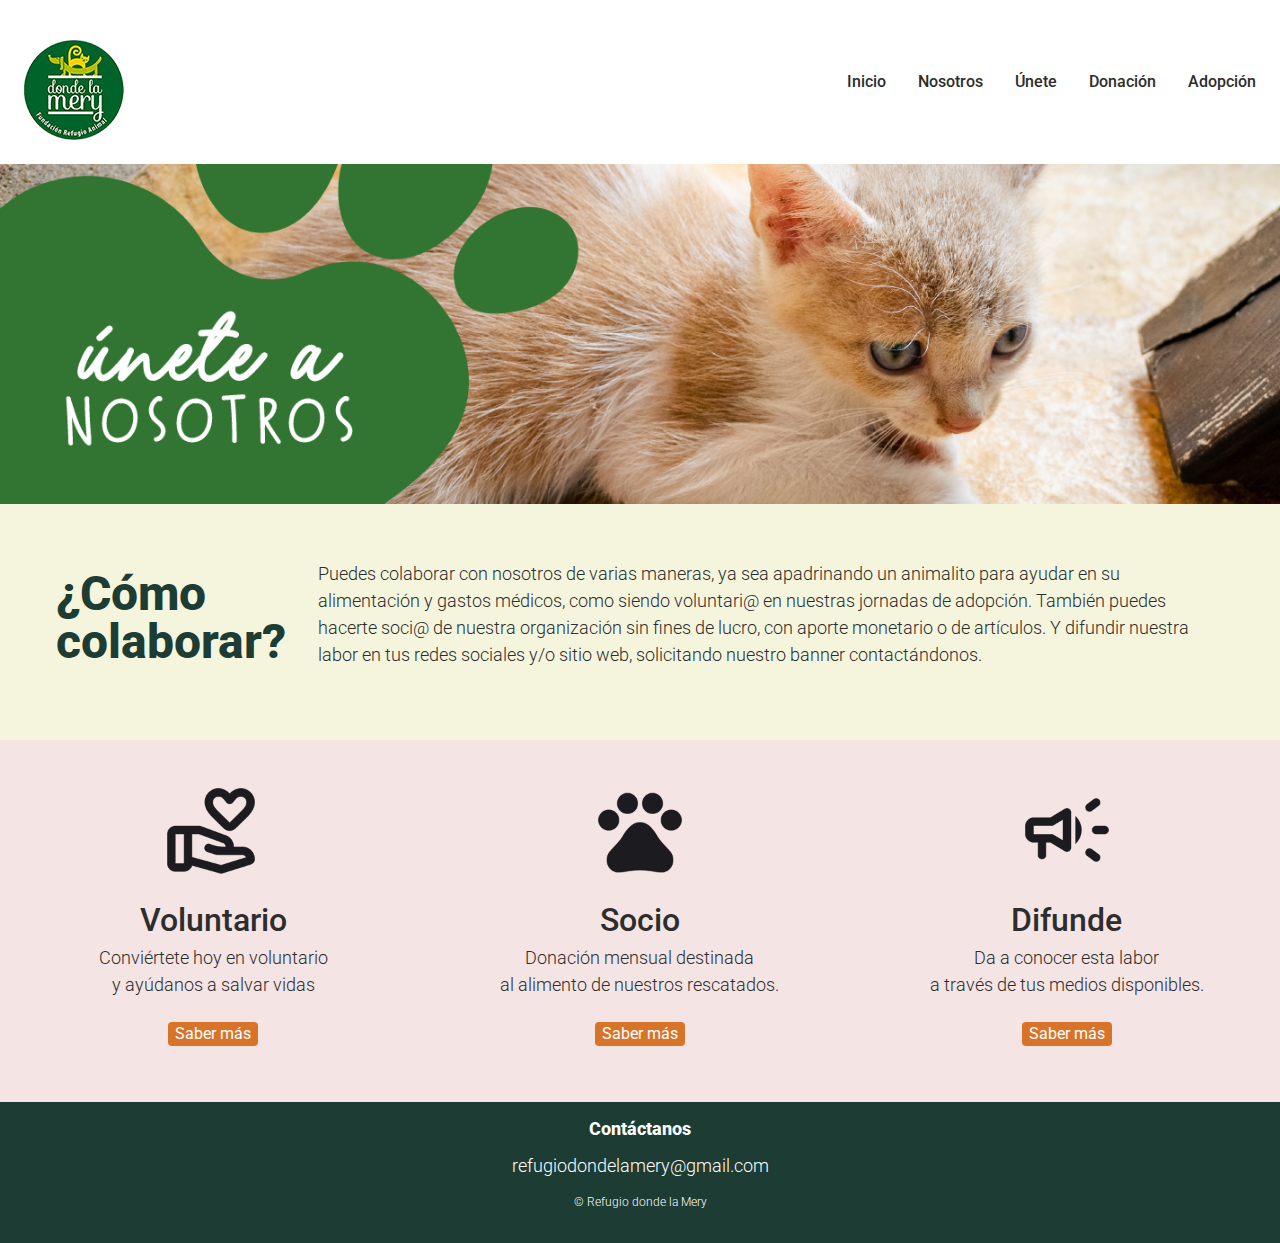
<file: pages/unete.html>
<!DOCTYPE html>
<html lang="en">
  <head>
    <meta charset="UTF-8" />
    <meta name="viewport" content="width=device-width, initial-scale=1.0" />
    <!-- Link de bt -->
    <link
      href="https://cdn.jsdelivr.net/npm/bootstrap@5.3.3/dist/css/bootstrap.min.css"
      rel="stylesheet"
      integrity="sha384-QWTKZyjpPEjISv5WaRU9OFeRpok6YctnYmDr5pNlyT2bRjXh0JMhjY6hW+ALEwIH"
      crossorigin="anonymous"
    />

    <title>Únete</title>

    <!-- CSS -->
    <link rel="stylesheet" href="../css/style.css" />

    <!-- Fonts -->
    <link rel="preconnect" href="https://fonts.googleapis.com" />
    <link rel="preconnect" href="https://fonts.gstatic.com" crossorigin />
    <link
      href="https://fonts.googleapis.com/css2?family=Roboto:wght@300;400;500&display=swap"
      rel="stylesheet"
    />
  </head>

  <body class="unete">
    <nav class="navbar">
      <div class="container-fluid">
        <a class="navbar-brand" href="../index.html" target="_blank">
          <img src="../img/logo.png" alt="Logo Fundación" />
        </a>
        <button
          class="navbar-toggler"
          type="button"
          data-bs-toggle="dropdown"
          aria-expanded="false"
        >
          <span class="navbar-toggler-icon"></span>
        </button>
        <div class="dropdown-menu dropdown-menu-end" id="navbarDropdownMenu">
          <a class="dropdown-item" href="../index.html" target="_blank">Inicio</a>
          <a class="dropdown-item" href="../pages/nosotros.html" target="_blank">Nosotros</a>
          <a class="dropdown-item" href="../pages/unete.html" target="_blank">Únete</a>
          <a class="dropdown-item" href="../pages/donacion.html" target="_blank">Donación</a>
          <a class="dropdown-item" href="../pages/adopcion.html" target="_blank">Adopción</a>

      </div>
    </nav>

    <header>
      <!-- Logo -->
      <a href="../index.html" target="_blank">
        <img src="../img/logo.png" alt="Logo Fundación" />
      </a>

      <!-- Menú de navegación -->
      <nav>
        <ul>
          <li><a href="../index.html" target="_blank">Inicio</a></li>
          <li><a href="../pages/nosotros.html" target="_blank">Nosotros</a></li>
          <li><a href="../pages/unete.html" target="_blank">Únete</a></li>
          <li><a href="../pages/donacion.html" target="_blank">Donación</a></li>
          <li><a href="../pages/adopcion.html" target="_blank">Adopción</a></li>
        </ul>
      </nav>
    </header>

    <!-- Contenido principal -->
    <main>
      <img
        src="../img/banner_unete.png"
        alt="Imagen de perro y texto de unete para colaborar "
        class="banner"
      />
      <div class="somos">
        <h1>¿Cómo colaborar?</h1>
        <p>
          Puedes colaborar con nosotros de varias maneras, ya sea apadrinando un
          animalito para ayudar en su alimentación y gastos médicos, como siendo
          voluntari@ en nuestras jornadas de adopción. También puedes hacerte
          soci@ de nuestra organización sin fines de lucro, con aporte monetario
          o de artículos. Y difundir nuestra labor en tus redes sociales y/o
          sitio web, solicitando nuestro banner contactándonos.
        </p>
      </div>
    </main>

    <!-- Contenido formas de participar -->
    <section>
      <ul>
        <li>
          <div class="voluntario">
            <img class="unete_img" src="../img/icon_voluntario.png" alt="icono de mano con corazon" />
            <div class="texto">
              <h2>Voluntario</h2>
              <p>Conviértete hoy en voluntario <span>y ayúdanos a salvar vidas</span></p>
              <button class="boton-hover">Saber más</button>
            </div>
          </div>
        </li>
        <li>
          <div class="socio">
            <img class="unete_img" src="../img/icon_socio.png" alt="icono de pata de perro" />
            <div class="texto">
              <h2>Socio</h2>
              <p>
                Donación mensual destinada
                <span>al alimento de nuestros rescatados.</span>
              </p>
              <button class="boton-hover">Saber más</button>
            </div>
          </div>
        </li>
        <li>
          <div class="difundir">
            <img class="unete_img" src="../img/icon_difunde.png" alt="icono de un megafono" />
            <div class="texto">
              <h2>Difunde</h2>
              <p>
                Da a conocer esta labor
                <span>a través de tus medios disponibles.</span>
              </p>
              <button class="boton-hover">Saber más</button>
            </div>
          </div>
        </li>
      </ul>
    </section>

    <!-- Footer -->
    <footer>
      <p class="footerbold">Contáctanos</p>
      <p class="footerwhite">refugiodondelamery@gmail.com</p>
      <p class="c">© Refugio donde la Mery</p>
    </footer>

    <script src="https://cdn.jsdelivr.net/npm/@popperjs/core@2.11.6/dist/umd/popper.min.js"></script>
    <script src="https://cdn.jsdelivr.net/npm/bootstrap@5.1.0/dist/js/bootstrap.bundle.min.js"></script>
  </body>
</html>
</file>
<file: css/style.css>
* {
  margin: 0;
  padding: 0;
  box-sizing: border-box;
}

header {
  display: none;
}

.navbar-toggler {
  border: none;
}

.navbar-toggler:focus {
  text-decoration: underline !important;
  outline: 4px solid #327532 !important;
  box-shadow: none !important;
}

.dropdown-menu {
  padding: 8px;
  min-width: 100px !important;
  margin-top: 0;
  transform: translateY(-10%);
}

.dropdown-item {
  text-align: right;
  color: #2d2d2d;
  font-family: "Roboto", sans-serif;
  font-weight: 400;
  font-size: 14px;
  padding: 8px;
}

.dropdown-item:hover {
  background-color: #f5f5de;
}

:root {
  --bs-dropdown-min-width: unset;
}

.dropdown-menu {
  --bs-dropdown-min-width: 8rem;
}

.navbar-brand img {
  max-width: 60px;
}

main {
  background-color: #f5f5de;
  text-align: left;
  grid-template-columns: 1;
}
main .banner {
  width: 100%;
  object-fit: cover;
}
main .somos {
  padding: 56px;
  gap: 32px;
  align-items: center;
}
main .somos p span {
  display: block;
}
main .titulo {
  margin: 40px 56px;
  gap: 32px;
  align-items: center;
}
main .historia {
  padding: 56px;
  gap: 32px;
  align-items: center;
}
main .adopta {
  background-color: #f5f5de;
  text-align: left;
  padding: 56px;
  align-items: center;
}
main .dona {
  text-align: left;
  padding: 56px;
  gap: 32px;
  align-items: center;
}

p span {
  display: block;
}

.donacion main {
  background-color: #f5f5de;
  text-align: left;
}

.home section ul {
  list-style: none;
  text-align: center;
  background-color: #f4e4e3;
  padding: 16px 0 56px;
  margin-bottom: 0;
  display: grid;
  grid-template-columns: repeat(1, 1fr);
}
.home section ul li {
  margin: 16px;
}
.home section ul li button {
  color: white;
  background-color: #d8742a;
  border: none;
  font-family: "Roboto", sans-serif;
  font-size: 16px;
  margin-top: 8px;
  font-weight: 900px;
  width: 90px;
  border-radius: 4px;
}
.home section ul li .boton-hover:hover {
  background-color: #863e07;
  transform: scale(1.05);
}
.home section ul .mascota_img {
  max-width: 60%;
  min-width: 20%;
  margin-top: 56px;
}

.equipo ul {
  text-align: center;
  background-color: #f4e4e3;
  padding: 56px;
  margin-bottom: 0;
  display: grid;
}
.equipo h1 {
  background-color: #f4e4e3;
  text-align: left;
  padding: 56px;
  padding-bottom: 8px;
  margin-bottom: 0;
}

li {
  list-style: none;
}
li button {
  color: white;
  background-color: #d8742a;
  border: none;
  font-family: "Roboto", sans-serif;
  font-size: 16px;
  margin-top: 8px;
  font-weight: 900px;
  width: 90px;
  border-radius: 4px;
}
li .boton-hover:hover {
  background-color: #863e07;
  transform: scale(1.05);
}
li .equipo_img {
  max-width: 60%;
  min-width: 200px;
  border-radius: 40px;
  margin: 16px 40px;
}

.unete section ul {
  text-align: center;
  background-color: #f4e4e3;
  padding: 16px 0 56px;
  margin-bottom: 0;
  list-style: none;
  display: grid;
}
.unete section ul li button {
  color: white;
  background-color: #d8742a;
  border: none;
  font-family: "Roboto", sans-serif;
  font-size: 16px;
  margin-top: 8px;
  font-weight: 900px;
  width: 90px;
  border-radius: 4px;
}
.unete section ul li .boton-hover:hover {
  background-color: #863e07;
  transform: scale(1.05);
}
.unete section ul .unete_img {
  max-width: 20%;
  min-width: 100px;
  margin: 24px;
}

.adopcion section ul {
  text-align: center;
  background-color: #f4e4e3;
  padding: 16px 0 56px;
  margin-bottom: 0;
  list-style: none;
  display: grid;
}
.adopcion section ul li button {
  color: white;
  background-color: #d8742a;
  border: none;
  font-family: "Roboto", sans-serif;
  font-size: 16px;
  margin-top: 8px;
  font-weight: 900px;
  width: 90px;
  border-radius: 4px;
}
.adopcion section ul li .boton-hover:hover {
  background-color: #863e07;
  transform: scale(1.05);
}
.adopcion section ul .perris_img {
  max-width: 100%;
  min-width: 100px;
  margin-top: 56px;
}

.donacion section ul {
  text-align: center;
  background-color: #f4e4e3;
  margin-bottom: 0;
  list-style: none;
  display: grid;
  grid-template-columns: 1;
  grid-template-rows: 4;
}
.donacion section ul li {
  margin: 24px;
}
.donacion section ul li button {
  color: white;
  background-color: #d8742a;
  border: none;
  font-family: "Roboto", sans-serif;
  font-size: 16px;
  margin-top: 8px;
  font-weight: 900px;
  width: 90px;
  border-radius: 4px;
}
.donacion section ul li .boton-hover:hover {
  background-color: #863e07;
  transform: scale(1.05);
}
.donacion section ul p {
  margin-bottom: 8px;
}

.dona_img {
  max-width: 20%;
  min-width: 300px;
  border-radius: 16px;
  margin-bottom: 8px;
}

section p span {
  display: block;
}

ul .mascota_2,
ul .mascota_4,
ul .proyectos,
ul .rrss,
ul .diseno,
ul .perri5,
ul .perri6,
ul .perri7,
ul .perri8,
ul .perri9,
ul .perri10,
ul .perri11,
ul .perri12 {
  display: none;
}

.noticia_img,
.equipo_mision {
  width: 100%;
  height: 50vh;
  object-fit: cover;
  overflow: hidden;
}

.info {
  flex-direction: column;
  margin: 24px 24px 48px;
}
.info .info span {
  display: block;
}
.info .italic {
  font-style: oblique;
  font-size: 12px;
  line-height: 120%;
}

.mision {
  background-color: #e4e9f6;
  padding: 56px;
  gap: 32px;
  align-items: center;
}

h1 {
  color: #1d3c33;
  font-family: "Roboto", sans-serif;
  font-weight: 800;
  font-size: 48px;
  line-height: 100%;
}

h2 {
  color: #2d2d2d;
  font-family: "Roboto", sans-serif;
  font-weight: 500;
  font-size: 32px;
  line-height: 100%;
}

h3 {
  color: #2d2d2d;
  font-family: "Roboto", sans-serif;
  font-weight: 400;
  font-size: 24px;
  line-height: 120%;
}

p {
  color: #2d2d2d;
  font-family: "Roboto", sans-serif;
  font-weight: 300;
  font-size: 18px;
  line-height: 150%;
}

@media screen and (min-width: 600px) {
  section ul .mascota_2,
  section ul .proyectos,
  section ul .perri5,
  section ul .perri6,
  section ul .perri7,
  section ul .perri8 {
    display: block;
  }
  .home section ul {
    align-items: center;
  }
  .equipo section ul {
    grid-template-columns: repeat(3, 1fr);
    align-items: center;
  }
  .unete section ul {
    grid-template-columns: repeat(3, 1fr);
    align-items: center;
  }
  .adopcion section ul {
    grid-template-columns: repeat(4, 1fr);
    align-items: center;
  }
  .donacion section ul {
    grid-template-columns: repeat(2, 1fr);
    align-items: center;
  }
}
@media screen and (min-width: 1024px) {
  section ul .mascota_2,
  section ul .mascota_4,
  section ul .proyectos,
  section ul .rrss,
  section ul .diseno,
  section ul .perri5,
  section ul .perri6,
  section ul .perri7,
  section ul .perri8,
  section ul .perri9,
  section ul .perri10,
  section ul .perri11,
  section ul .perri12 {
    display: block;
  }
  .navbar-toggler,
  .navbar-nav,
  .navbar-brand {
    display: none;
  }
  header {
    display: flex;
    justify-content: space-between;
    align-items: center;
    gap: 16px;
    margin: 24px;
  }
  header nav ul {
    display: flex;
    gap: 32px;
  }
  header nav ul li {
    list-style: none;
    color: #2d2d2d;
    font-family: "Roboto", sans-serif;
    font-weight: 500;
    font-size: 16px;
    text-decoration: none;
  }
  header nav ul li a {
    color: #2d2d2d;
    text-decoration: none;
  }
  header nav ul li a img {
    width: 60px;
  }
  .home section {
    display: flex;
    align-items: center;
    justify-content: space-between;
  }
  .home section ul {
    grid-template-columns: repeat(4, 1fr);
    align-items: center;
  }
  .historia h1,
  .historia h3,
  .historia p,
  .mision h1,
  .mision h3,
  .mision p,
  .adopta h1,
  .adopta h3,
  .adopta p {
    padding: 0 120px;
  }
  .equipo h1 {
    padding: 56px 178px;
  }
  .nosotros section ul {
    padding: 0 120px 56px;
    grid-template-columns: repeat(3, 1fr);
    align-items: center;
  }
  .unete section ul {
    grid-template-columns: repeat(3, 1fr);
    align-items: center;
  }
  .donacion section ul {
    padding: 56px 0 100px;
    grid-template-columns: repeat(4, 1fr);
    align-items: center;
  }
  main .somos,
  main .dona {
    display: flex;
  }
}
footer {
  background-color: #1d3c33;
  text-align: center;
  padding-top: 16px;
  padding-bottom: 16px;
}

.footerwhite {
  color: white;
  line-height: 120%;
}

.footerbold {
  color: white;
  font-weight: 800;
  line-height: 120%;
}

.c {
  color: white;
  font-size: 12px;
  margin-top: 16px;
}

/*# sourceMappingURL=style.css.map */
</file>
